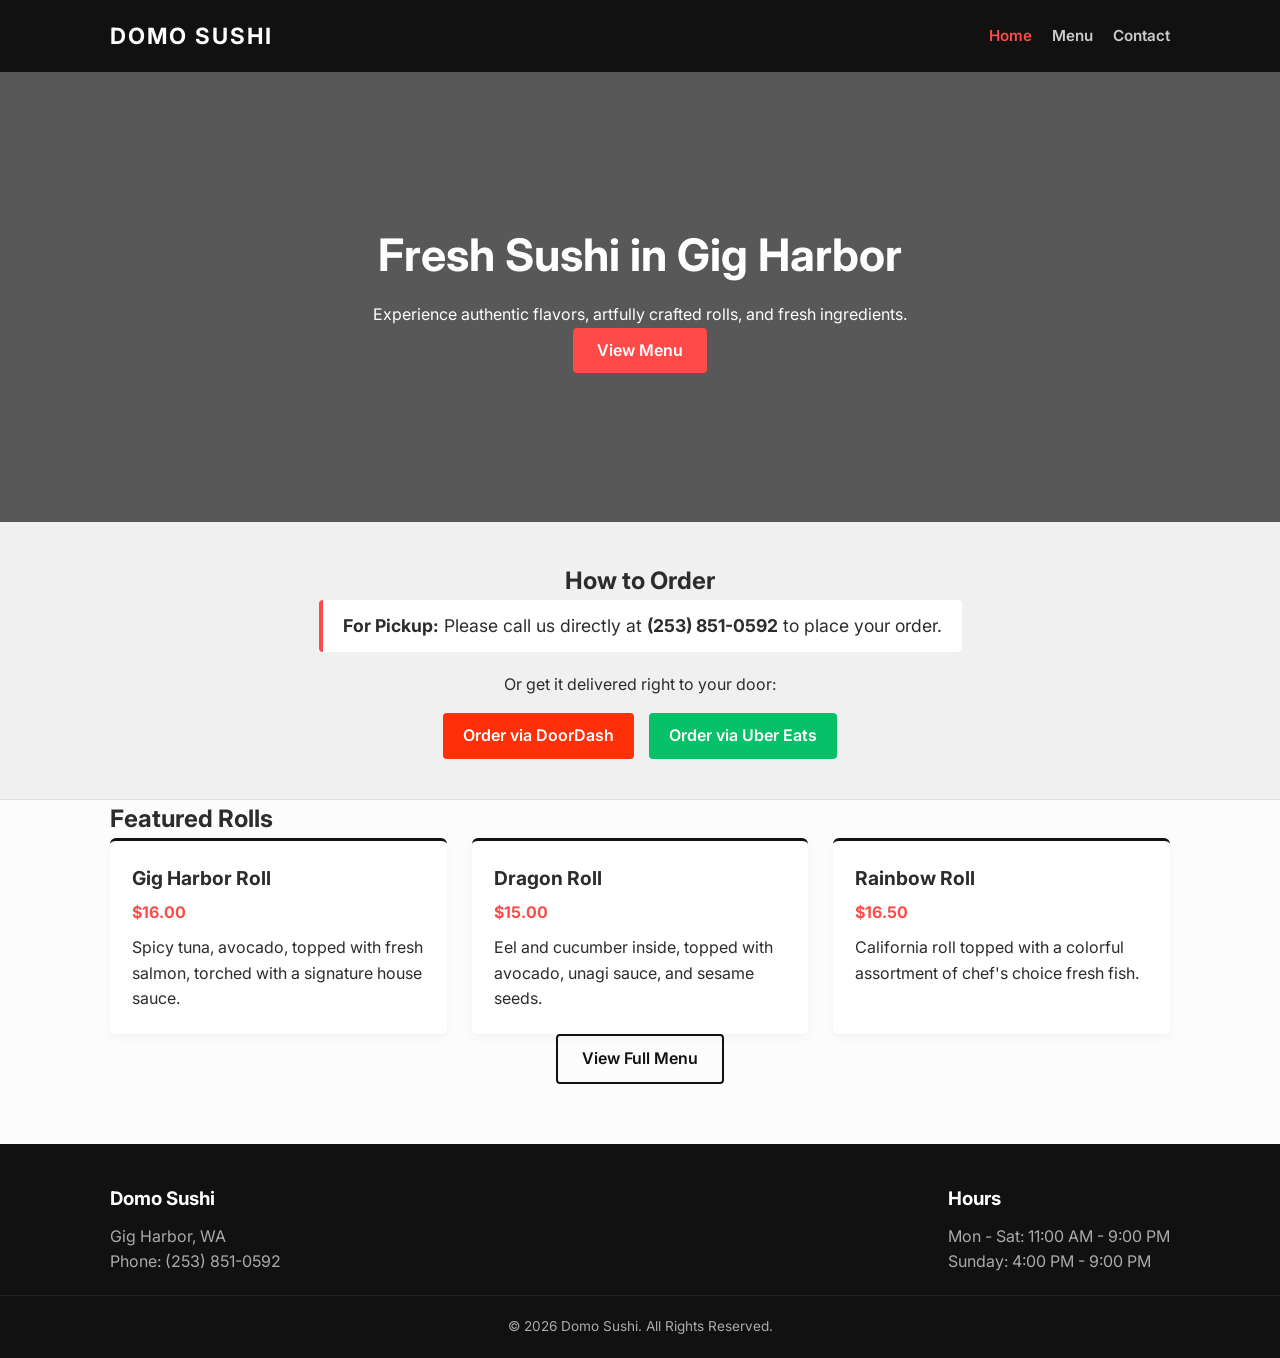
<file: index.html>
<!DOCTYPE html>
<html lang="en">
<head>
    <meta charset="UTF-8">
    <meta name="viewport" content="width=device-width, initial-scale=1.0">
    <title>Domo Sushi | Gig Harbor, WA</title>
    <link rel="stylesheet" href="style.css">
    <link rel="preconnect" href="https://fonts.googleapis.com">
    <link rel="preconnect" href="https://fonts.gstatic.com" crossorigin>
    <link href="https://fonts.googleapis.com/css2?family=Inter:wght@300;400;600;700&display=swap" rel="stylesheet">
</head>
<body>

    <header>
        <div class="container navbar">
            <div class="logo">DOMO SUSHI</div>
            <nav>
                <ul>
                    <li><a href="index.html" class="active">Home</a></li>
                    <li><a href="menu.html">Menu</a></li>
                    <li><a href="contact.html">Contact</a></li>
                </ul>
            </nav>
        </div>
    </header>

    <section class="hero">
        <div class="hero-content">
            <h1>Fresh Sushi in Gig Harbor</h1>
            <p>Experience authentic flavors, artfully crafted rolls, and fresh ingredients.</p>
            <a href="menu.html" class="btn">View Menu</a>
        </div>
    </section>

    <section class="order-section">
        <div class="container text-center">
            <h2>How to Order</h2>
            <p class="pickup-notice">
                <strong>For Pickup:</strong> Please call us directly at <strong>(253) 851-0592</strong> to place your order.
            </p>
            <div class="delivery-options">
                <p>Or get it delivered right to your door:</p>
                <div class="delivery-links">
                    <a href="https://www.doordash.com" target="_blank" class="btn-delivery doordash">Order via DoorDash</a>
                    <a href="https://www.ubereats.com" target="_blank" class="btn-delivery ubereats">Order via Uber Eats</a>
                </div>
            </div>
        </div>
    </section>

    <section class="menu-preview container">
        <h2>Featured Rolls</h2>
        <div class="grid">
            <div class="card">
                <h3>Gig Harbor Roll</h3>
                <p class="price">$16.00</p>
                <p>Spicy tuna, avocado, topped with fresh salmon, torched with a signature house sauce.</p>
            </div>
            <div class="card">
                <h3>Dragon Roll</h3>
                <p class="price">$15.00</p>
                <p>Eel and cucumber inside, topped with avocado, unagi sauce, and sesame seeds.</p>
            </div>
            <div class="card">
                <h3>Rainbow Roll</h3>
                <p class="price">$16.50</p>
                <p>California roll topped with a colorful assortment of chef's choice fresh fish.</p>
            </div>
        </div>
        <div class="text-center view-all-container">
            <a href="menu.html" class="btn-secondary">View Full Menu</a>
        </div>
    </section>

    <footer>
        <div class="container footer-grid">
            <div class="footer-info">
                <h3>Domo Sushi</h3>
                <p>Gig Harbor, WA</p>
                <p>Phone: (253) 851-0592</p>
            </div>
            <div class="footer-hours">
                <h3>Hours</h3>
                <p>Mon - Sat: 11:00 AM - 9:00 PM</p>
                <p>Sunday: 4:00 PM - 9:00 PM</p>
            </div>
        </div>
        <div class="footer-bottom">
            <p>&copy; 2026 Domo Sushi. All Rights Reserved.</p>
        </div>
    </footer>

</body>
</html>
</file>
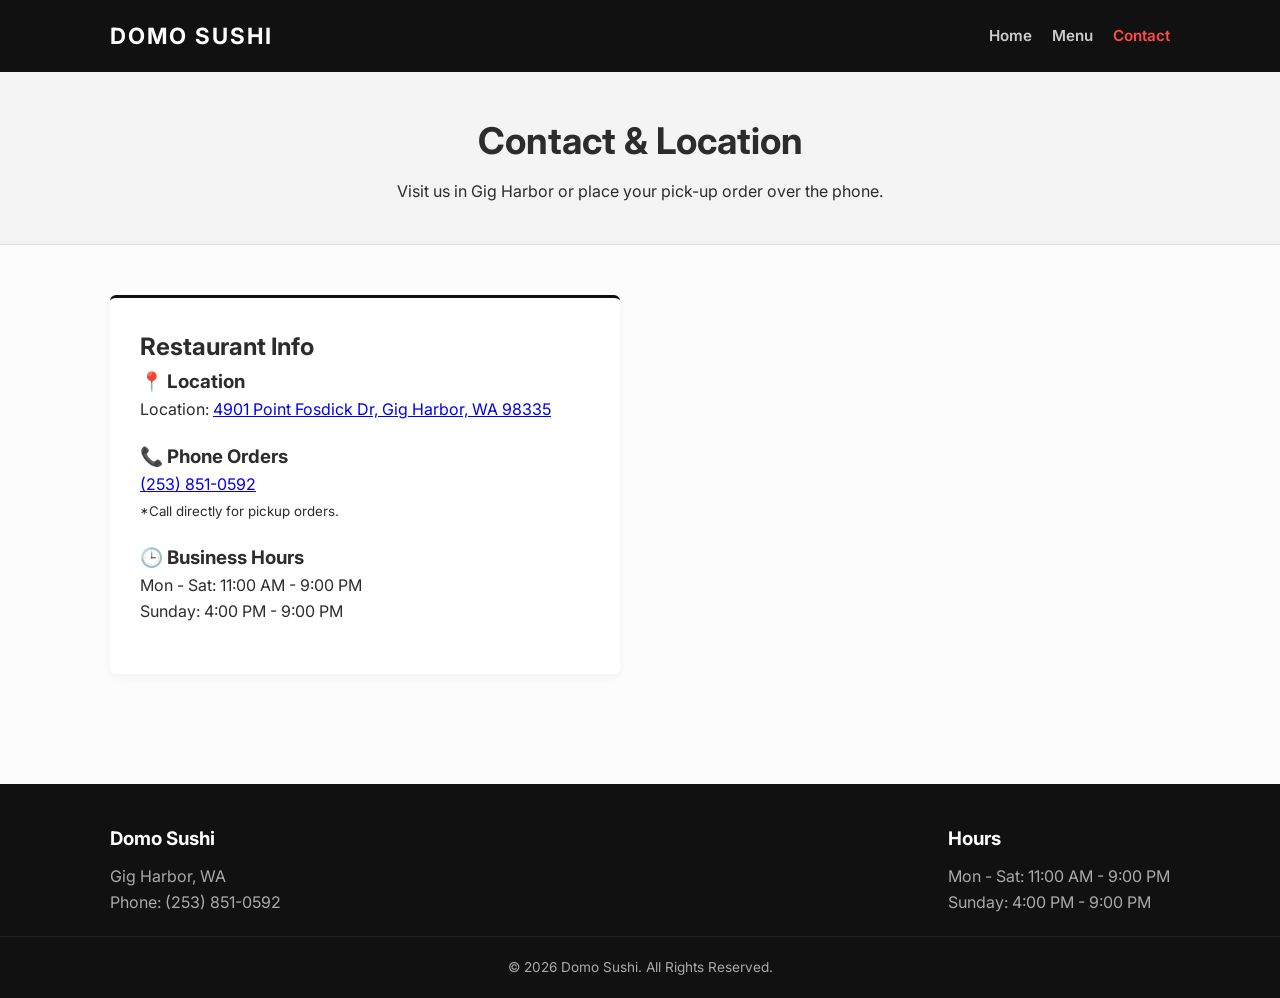
<file: contact.html>
<!DOCTYPE html>
<html lang="en">
<head>
    <meta charset="UTF-8">
    <meta name="viewport" content="width=device-width, initial-scale=1.0">
    <title>Contact Us | Domo Sushi Gig Harbor</title>
    <link rel="stylesheet" href="style.css">
    <link rel="preconnect" href="https://fonts.googleapis.com">
    <link rel="preconnect" href="https://fonts.gstatic.com" crossorigin>
    <link href="https://fonts.googleapis.com/css2?family=Inter:wght@300;400;600;700&display=swap" rel="stylesheet">
</head>
<body>

    <header>
        <div class="container navbar">
            <div class="logo">DOMO SUSHI</div>
            <nav>
                <ul>
                    <li><a href="index.html">Home</a></li>
                    <li><a href="menu.html">Menu</a></li>
                    <li><a href="contact.html" class="active">Contact</a></li>
                </ul>
            </nav>
        </div>
    </header>

    <section class="page-header text-center">
        <h1>Contact & Location</h1>
        <p>Visit us in Gig Harbor or place your pick-up order over the phone.</p>
    </section>

    <main class="container contact-container">
        <div class="contact-card info-card">
            <h2>Restaurant Info</h2>
            <div class="info-group">
                <h3>📍 Location</h3>
                <p>Location: <a href="https://www.google.com/maps/dir//Domo+Sushi+Gig+Harbor,+4901+Point+Fosdick+Dr,+Gig+Harbor,+WA+98335,+United+States/@46.9501585,-122.6004182,11701m/data=!3m1!1e3!4m8!4m7!1m0!1m5!1m1!1s0x5491acccce1b2b41:0xb28d1368f287d119!2m2!1d-122.5787507!2d47.303285?entry=ttu&g_ep=EgoyMDI2MDkxNi4wIKXMDSoASAFQAw%3D%3D" target="_blank" rel="noopener noreferrer">4901 Point Fosdick Dr, Gig Harbor, WA 98335</a></p>
            </div>
            <div class="info-group">
                <h3>📞 Phone Orders</h3>
                <p><a href="tel(253) 851-0592:" class="phone-link">(253) 851-0592</a></p>
                <small>*Call directly for pickup orders.</small>
            </div>
            <div class="info-group">
                <h3>🕒 Business Hours</h3>
                <p>Mon - Sat: 11:00 AM - 9:00 PM</p>
                <p>Sunday: 4:00 PM - 9:00 PM</p>
            </div>
        </div>
    </main>

    <footer>
        <div class="container footer-grid">
            <div class="footer-info">
                <h3>Domo Sushi</h3>
                <p>Gig Harbor, WA</p>
                <p>Phone: (253) 851-0592</p>
            </div>
            <div class="footer-hours">
                <h3>Hours</h3>
                <p>Mon - Sat: 11:00 AM - 9:00 PM</p>
                <p>Sunday: 4:00 PM - 9:00 PM</p>
            </div>
        </div>
        <div class="footer-bottom">
            <p>&copy; 2026 Domo Sushi. All Rights Reserved.</p>
        </div>
    </footer>

</body>
</html>
</file>
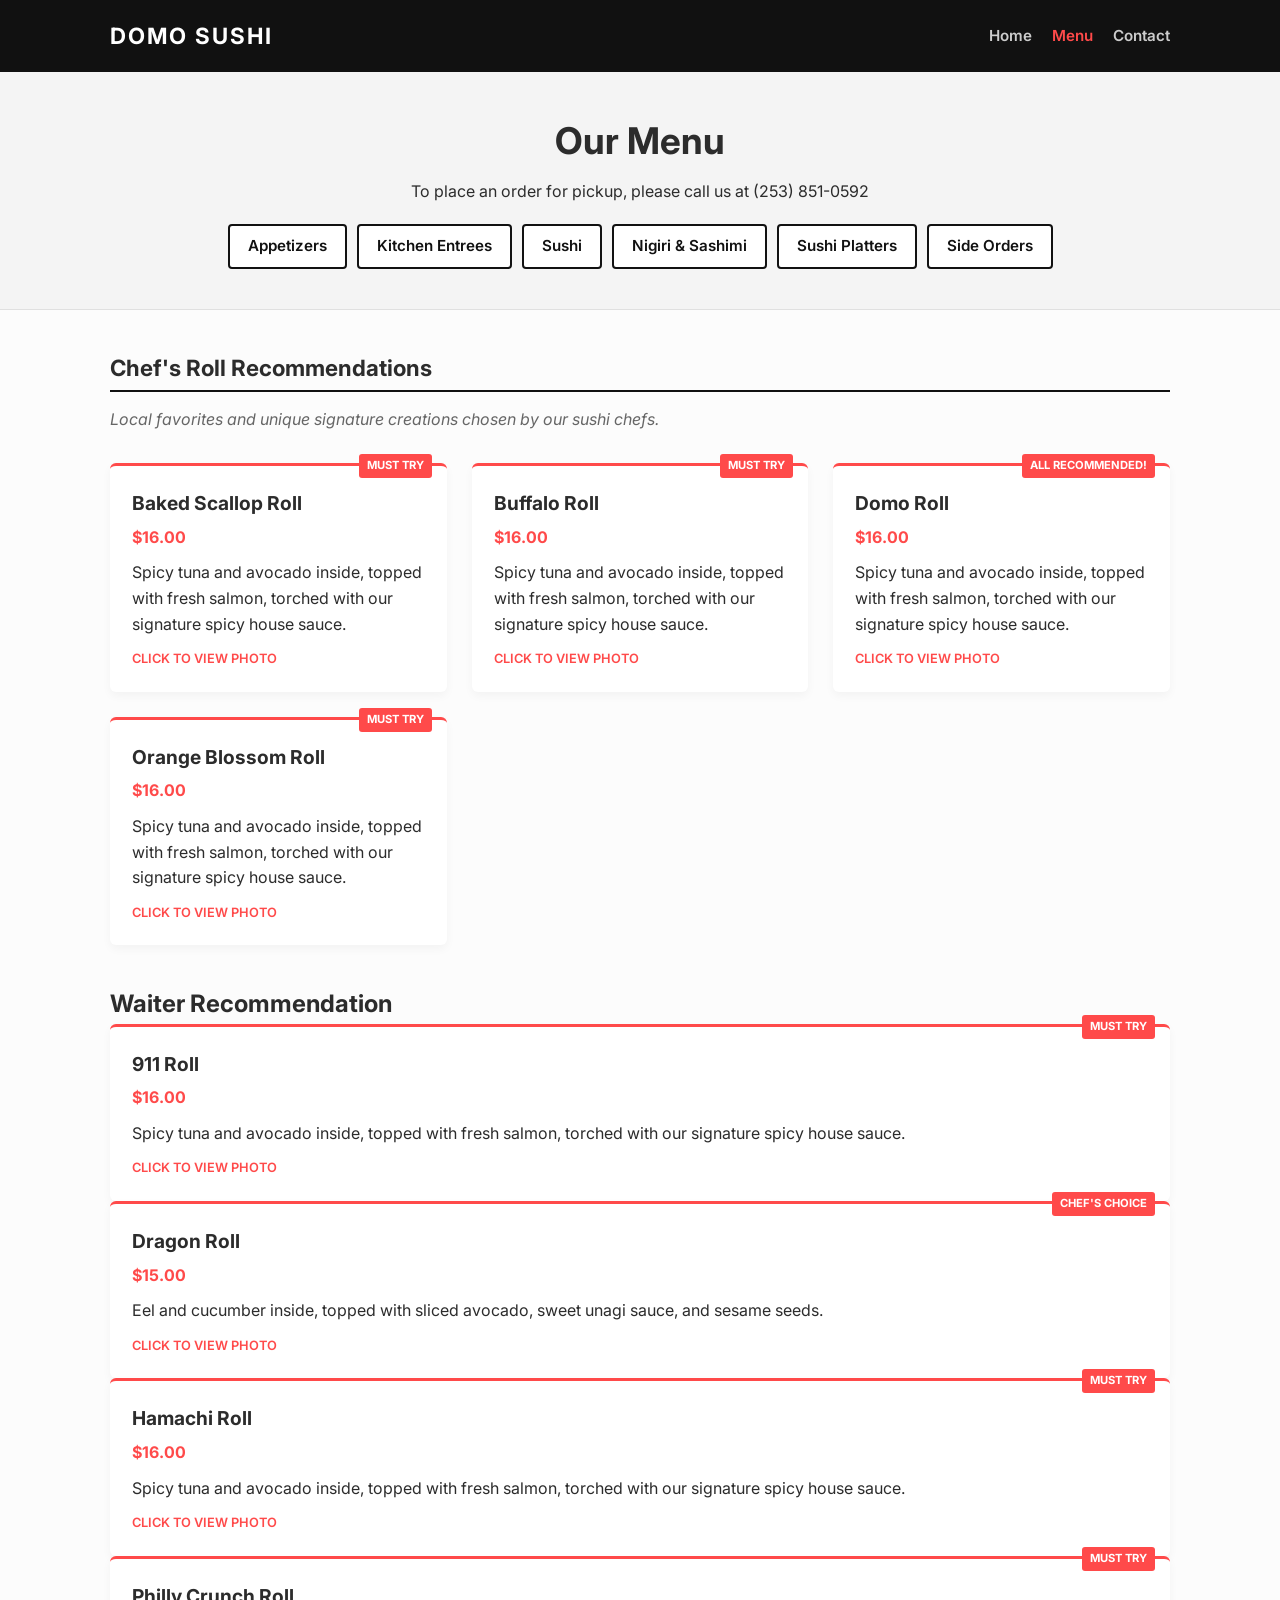
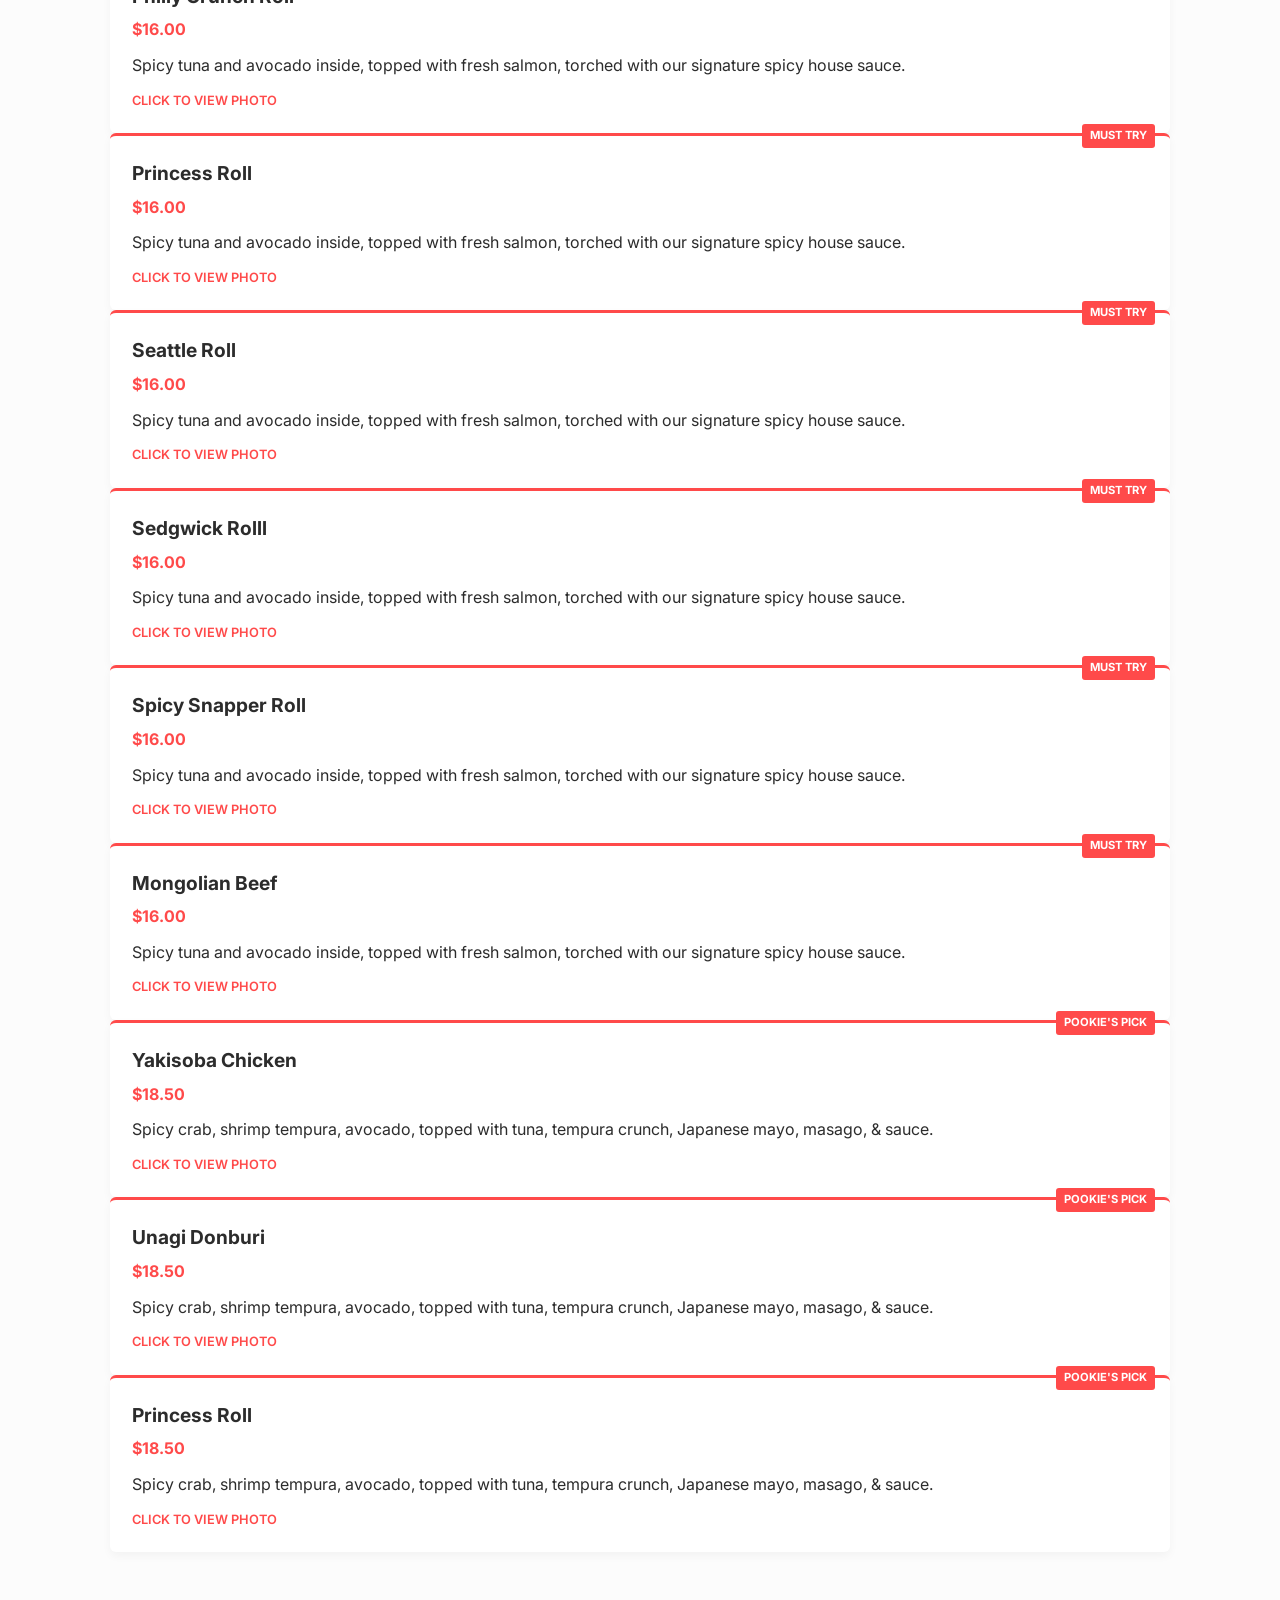
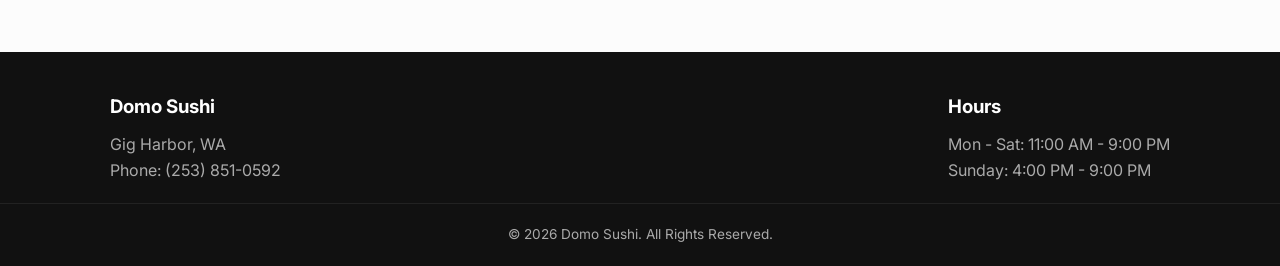
<file: menu.html>
<!DOCTYPE html>
<html lang="en">

<head>
    <meta charset="UTF-8">
    <meta name="viewport" content="width=device-width, initial-scale=1.0">
    <title>Menu | Domo Sushi Gig Harbor</title>
    <link rel="stylesheet" href="style.css">
    <script src="menuImage.js"></script>
    <link rel="preconnect" href="https://fonts.googleapis.com">
    <link rel="preconnect" href="https://fonts.gstatic.com" crossorigin>
    <link href="https://fonts.googleapis.com/css2?family=Inter:wght@300;400;600;700&display=swap" rel="stylesheet">
</head>

<body>

    <header>
        <div class="container navbar">
            <div class="logo">DOMO SUSHI</div>
            <nav>
                <ul>
                    <li><a href="index.html">Home</a></li>
                    <li><a href="menu.html" class="active">Menu</a></li>
                    <li><a href="contact.html">Contact</a></li>
                </ul>
            </nav>
        </div>
    </header>

    <section class="menu-header text-center">
        <h1>Our Menu</h1>
        <p>To place an order for pickup, please call us at (253) 851-0592</p>

        <div class="menu-tabs">
            <a href="menu/appetizer.html" class="tab-btn">Appetizers</a>
            <a href="menu/kitchen.html" class="tab-btn"> Kitchen Entrees </a>
            <a href="menu/sushi.html" class="tab-btn">Sushi</a>
            <a href="menu/nigirisashimi.html" class="tab-btn">Nigiri & Sashimi</a>
            <a href="menu/platter.html" class="tab-btn">Sushi Platters</a>
            <a href="menu/side.html" class="tab-btn">Side Orders</a>
        </div>
    </section>


    <!-- ROLL RECOMMENDATIONS -->
    <main class="container menu-container">
        <div id="recommendations" class="menu-section">
            <h3>Item Recommendations</h3>

            <h2>Owner's Recommendation</h2>

            <div class="grid">


                <div class="card recommendation-card clickable-card"
                    onclick="openLightbox('foodPictures/gig-harbor-roll.jpg', 'Gig Harbor Roll')">
                    <span class="badge">Must Try</span>
                    <h3>Rock N Roll</h3>
                    <p class="price">$16.00</p>
                    <p>Spicy tuna and avocado inside, topped with fresh salmon, torched with our signature spicy
                        house sauce.</p>
                    <span class="view-photo-hint">Click to view photo</span>
                </div>


                <div class="card recommendation-card clickable-card"
                    onclick="openLightbox('foodPictures/gig-harbor-roll.jpg', 'Gig Harbor Roll')">
                    <span class="badge">Must Try</span>
                    <h3>Spider Roll</h3>
                    <p class="price">$16.00</p>
                    <p>Spicy tuna and avocado inside, topped with fresh salmon, torched with our signature spicy
                        house sauce.</p>
                    <span class="view-photo-hint">Click to view photo</span>
                </div>


                <div class="card recommendation-card clickable-card"
                    onclick="openLightbox('foodPictures/gig-harbor-roll.jpg', 'Gig Harbor Roll')">
                    <span class="badge">Must Try</span>
                    <h3>Kalbi</h3>
                    <p class="price">$16.00</p>
                    <p>Spicy tuna and avocado inside, topped with fresh salmon, torched with our signature spicy
                        house sauce.</p>
                    <span class="view-photo-hint">Click to view photo</span>
                </div>


                <div class="card recommendation-card clickable-card"
                    onclick="openLightbox('foodPictures/gig-harbor-roll.jpg', 'Gig Harbor Roll')">
                    <span class="badge">Must Try</span>
                    <h3>Bento</h3>
                    <p class="price">$16.00</p>
                    <p>Spicy tuna and avocado inside, topped with fresh salmon, torched with our signature spicy
                        house sauce.</p>
                    <span class="view-photo-hint">Click to view photo</span>
                </div>


                <div class="card recommendation-card clickable-card"
                    onclick="openLightbox('foodPictures/gig-harbor-roll.jpg', 'Gig Harbor Roll')">
                    <span class="badge">Must Try</span>
                    <h3>Gig Harbor Roll</h3>
                    <p class="price">$16.00</p>
                    <p>Spicy tuna and avocado inside, topped with fresh salmon, torched with our signature spicy
                        house sauce.</p>
                    <span class="view-photo-hint">Click to view photo</span>
                </div>

            </div>
        </div>

        <div class="menu-category">
            <h3 class="category-title">Chef's Roll Recommendations</h3>
            <p class="menu-disclaimer">Local favorites and unique signature creations chosen by our sushi chefs.</p>
            <div class="grid">


                <div class="card recommendation-card clickable-card"
                    onclick="openLightbox('foodPictures/gig-harbor-roll.jpg', 'Gig Harbor Roll')">
                    <span class="badge">Must Try</span>
                    <h3>Baked Scallop Roll</h3>
                    <p class="price">$16.00</p>
                    <p>Spicy tuna and avocado inside, topped with fresh salmon, torched with our signature spicy
                        house sauce.</p>
                    <span class="view-photo-hint">Click to view photo</span>
                </div>

                <div class="card recommendation-card clickable-card"
                    onclick="openLightbox('foodPictures/gig-harbor-roll.jpg', 'Gig Harbor Roll')">
                    <span class="badge">Must Try</span>
                    <h3>Buffalo Roll</h3>
                    <p class="price">$16.00</p>
                    <p>Spicy tuna and avocado inside, topped with fresh salmon, torched with our signature spicy
                        house sauce.</p>
                    <span class="view-photo-hint">Click to view photo</span>
                </div>

                <div class="card recommendation-card clickable-card"
                    onclick="openLightbox('foodPictures/gig-harbor-roll.jpg', 'Gig Harbor Roll')">
                    <span class="badge">All Recommended!</span>
                    <h3>Domo Roll</h3>
                    <p class="price">$16.00</p>
                    <p>Spicy tuna and avocado inside, topped with fresh salmon, torched with our signature spicy
                        house sauce.</p>
                    <span class="view-photo-hint">Click to view photo</span>
                </div>

                <div class="card recommendation-card clickable-card"
                    onclick="openLightbox('foodPictures/gig-harbor-roll.jpg', 'Gig Harbor Roll')">
                    <span class="badge">Must Try</span>
                    <h3>Orange Blossom Roll</h3>
                    <p class="price">$16.00</p>
                    <p>Spicy tuna and avocado inside, topped with fresh salmon, torched with our signature spicy
                        house sauce.</p>
                    <span class="view-photo-hint">Click to view photo</span>
                </div>
            </div>
        </div>



        <h2>Waiter Recommendation</h2>


        <div class="card recommendation-card clickable-card"
            onclick="openLightbox('foodPictures/gig-harbor-roll.jpg', 'Gig Harbor Roll')">
            <span class="badge">Must Try</span>
            <h3>911 Roll</h3>
            <p class="price">$16.00</p>
            <p>Spicy tuna and avocado inside, topped with fresh salmon, torched with our signature spicy
                house sauce.</p>
            <span class="view-photo-hint">Click to view photo</span>
        </div>


        <div class="card recommendation-card clickable-card"
            onclick="openLightbox('foodPictures/dragon-roll.jpg', 'Dragon Roll')">
            <span class="badge">Chef's Choice</span>
            <h3>Dragon Roll</h3>
            <p class="price">$15.00</p>
            <p>Eel and cucumber inside, topped with sliced avocado, sweet unagi sauce, and sesame seeds.</p>
            <span class="view-photo-hint">Click to view photo</span>
        </div>


        <div class="card recommendation-card clickable-card"
            onclick="openLightbox('foodPictures/gig-harbor-roll.jpg', 'Gig Harbor Roll')">
            <span class="badge">Must Try</span>
            <h3>Hamachi Roll</h3>
            <p class="price">$16.00</p>
            <p>Spicy tuna and avocado inside, topped with fresh salmon, torched with our signature spicy
                house sauce.</p>
            <span class="view-photo-hint">Click to view photo</span>
        </div>


        <div class="card recommendation-card clickable-card"
            onclick="openLightbox('foodPictures/gig-harbor-roll.jpg', 'Gig Harbor Roll')">
            <span class="badge">Must Try</span>
            <h3>Philly Crunch Roll</h3>
            <p class="price">$16.00</p>
            <p>Spicy tuna and avocado inside, topped with fresh salmon, torched with our signature spicy
                house sauce.</p>
            <span class="view-photo-hint">Click to view photo</span>
        </div>


        <div class="card recommendation-card clickable-card"
            onclick="openLightbox('foodPictures/gig-harbor-roll.jpg', 'Gig Harbor Roll')">
            <span class="badge">Must Try</span>
            <h3>Princess Roll</h3>
            <p class="price">$16.00</p>
            <p>Spicy tuna and avocado inside, topped with fresh salmon, torched with our signature spicy
                house sauce.</p>
            <span class="view-photo-hint">Click to view photo</span>
        </div>


        <div class="card recommendation-card clickable-card"
            onclick="openLightbox('foodPictures/gig-harbor-roll.jpg', 'Gig Harbor Roll')">
            <span class="badge">Must Try</span>
            <h3>Seattle Roll</h3>
            <p class="price">$16.00</p>
            <p>Spicy tuna and avocado inside, topped with fresh salmon, torched with our signature spicy
                house sauce.</p>
            <span class="view-photo-hint">Click to view photo</span>
        </div>


        <div class="card recommendation-card clickable-card"
            onclick="openLightbox('foodPictures/gig-harbor-roll.jpg', 'Gig Harbor Roll')">
            <span class="badge">Must Try</span>
            <h3>Sedgwick Rolll</h3>
            <p class="price">$16.00</p>
            <p>Spicy tuna and avocado inside, topped with fresh salmon, torched with our signature spicy
                house sauce.</p>
            <span class="view-photo-hint">Click to view photo</span>
        </div>


        <div class="card recommendation-card clickable-card"
            onclick="openLightbox('foodPictures/gig-harbor-roll.jpg', 'Gig Harbor Roll')">
            <span class="badge">Must Try</span>
            <h3>Spicy Snapper Roll</h3>
            <p class="price">$16.00</p>
            <p>Spicy tuna and avocado inside, topped with fresh salmon, torched with our signature spicy
                house sauce.</p>
            <span class="view-photo-hint">Click to view photo</span>
        </div>


        <div class="card recommendation-card clickable-card"
            onclick="openLightbox('foodPictures/gig-harbor-roll.jpg', 'Gig Harbor Roll')">
            <span class="badge">Must Try</span>
            <h3>Mongolian Beef</h3>
            <p class="price">$16.00</p>
            <p>Spicy tuna and avocado inside, topped with fresh salmon, torched with our signature spicy
                house sauce.</p>
            <span class="view-photo-hint">Click to view photo</span>
        </div>


        <div class="card recommendation-card clickable-card"
            onclick="openLightbox('foodPictures/dragon-roll.jpg', 'Dragon Roll')">
            <span class="badge">Pookie's pick</span>
            <h3>Yakisoba Chicken</h3>
            <p class="price">$18.50</p>
            <p>Spicy crab, shrimp tempura, avocado, topped with tuna, tempura crunch, Japanese mayo, masago, &
                sauce.</p>
            <span class="view-photo-hint">Click to view photo</span>
        </div>


        <div class="card recommendation-card clickable-card"
            onclick="openLightbox('foodPictures/dragon-roll.jpg', 'Dragon Roll')">
            <span class="badge">Pookie's pick</span>
            <h3>Unagi Donburi</h3>
            <p class="price">$18.50</p>
            <p>Spicy crab, shrimp tempura, avocado, topped with tuna, tempura crunch, Japanese mayo, masago, &
                sauce.</p>
            <span class="view-photo-hint">Click to view photo</span>
        </div>

        <div class="card recommendation-card clickable-card"
            onclick="openLightbox('foodPictures/dragon-roll.jpg', 'Dragon Roll')">
            <span class="badge">Pookie's pick</span>
            <h3>Princess Roll</h3>
            <p class="price">$18.50</p>
            <p>Spicy crab, shrimp tempura, avocado, topped with tuna, tempura crunch, Japanese mayo, masago, &
                sauce.</p>
            <span class="view-photo-hint">Click to view photo</span>
        </div>
    </main>
 
    <footer>
        <div class="container footer-grid">
            <div class="footer-info">
                <h3>Domo Sushi</h3>
                <p>Gig Harbor, WA</p>
                <p>Phone: (253) 851-0592</p>
            </div>
            <div class="footer-hours">
                <h3>Hours</h3>
                <p>Mon - Sat: 11:00 AM - 9:00 PM</p>
                <p>Sunday: 4:00 PM - 9:00 PM</p>
            </div>
        </div>
        <div class="footer-bottom">
            <p>&copy; 2026 Domo Sushi. All Rights Reserved.</p>
        </div>
    </footer>

    <!-- Image Lightbox Modal Overlay -->
    <div id="menu-lightbox" class="lightbox" onclick="closeLightbox()">
        <span class="close-lightbox">&times;</span>
        <img class="lightbox-content" id="lightbox-img" alt="Menu Item Preview">
        <div id="lightbox-caption"></div>
    </div>


</body>

</html>
</file>
<file: style.css>
/* Reset & Base Styles */
* {
    margin: 0;
    padding: 0;
    box-sizing: border-box;
}

body {
    font-family: 'Inter', sans-serif;
    color: #2c2c2c;
    line-height: 1.6;
    background-color: #fcfcfc;
}

.container {
    max-width: 1100px;
    margin: 0 auto;
    padding: 0 20px;
}

.text-center {
    text-align: center;
}

/* Navigation Header */
header {
    background-color: #111111;
    position: sticky;
    top: 0;
    z-index: 1000;
}

.navbar {
    display: flex;
    justify-content: space-between;
    align-items: center;
    padding: 18px 20px;
}

.logo {
    color: #ffffff;
    font-size: 1.4rem;
    font-weight: 700;
    letter-spacing: 2px;
}

nav ul {
    display: flex;
    list-style: none;
    gap: 20px;
}

nav ul li a {
    color: #cccccc;
    text-decoration: none;
    font-size: 0.95rem;
    font-weight: 600;
    transition: color 0.2s ease;
}

nav ul li a:hover,
nav ul li a.active {
    color: #ff4a4a;
}

/* Page Headers & Hero */
.hero {
    background: linear-gradient(rgba(0, 0, 0, 0.65), rgba(0, 0, 0, 0.65)),
        url('https://images.unsplash.com/photo-1579871494447-9811cf80d66c?q=80&w=1200') no-repeat center center/cover;
    height: 50vh;
    display: flex;
    justify-content: center;
    align-items: center;
    text-align: center;
    color: #ffffff;
}

.hero-content h1 {
    font-size: 2.8rem;
    margin-bottom: 10px;
}

.page-header,
.menu-header {
    background-color: #f4f4f4;
    padding: 40px 20px;
    border-bottom: 1px solid #e0e0e0;
}

.page-header h1,
.menu-header h1 {
    font-size: 2.3rem;
    margin-bottom: 8px;
}

/* Order Notice Section */
.order-section {
    background-color: #f0f0f0;
    padding: 40px 20px;
    border-bottom: 1px solid #e0e0e0;
}

.pickup-notice {
    font-size: 1.1rem;
    margin-bottom: 20px;
    background: #ffffff;
    display: inline-block;
    padding: 12px 20px;
    border-radius: 4px;
    border-left: 4px solid #ff4a4a;
}

.delivery-links {
    display: flex;
    justify-content: center;
    gap: 15px;
    margin-top: 15px;
    flex-wrap: wrap;
}

.btn-delivery {
    padding: 10px 20px;
    text-decoration: none;
    color: #ffffff;
    font-weight: 600;
    border-radius: 4px;
}

.doordash {
    background-color: #ff3008;
}

.ubereats {
    background-color: #06c167;
}

/* Menu Tabs */
.menu-tabs {
    margin-top: 20px;
    display: flex;
    justify-content: center;
    gap: 10px;
    flex-wrap: wrap;
}


.tab-btn {
    background-color: #ffffff;
    border: 2px solid #111111;
    color: #111111;
    padding: 8px 18px;
    font-size: 0.95rem;
    font-weight: 600;
    cursor: pointer;
    border-radius: 4px;
    transition: all 0.2s ease;
    text-decoration: none;
}

.tab-btn:hover,
.tab-btn.active {
    background-color: #111111;
    color: #ffffff;
}

.menu-container {
    padding: 40px 20px;
    min-height: 400px;
}

.menu-section {
    display: none;
}

.menu-section.active-section {
    display: block;
}

.menu-section>h2 {
    font-size: 2rem;
    margin-bottom: 10px;
}

.menu-hint,
.menu-disclaimer {
    color: #666666;
    font-style: italic;
    margin-bottom: 30px;
}

/* Category Containers & Grid Layout */
.menu-category {
    margin-bottom: 40px;
}

.category-title {
    font-size: 1.4rem;
    margin-bottom: 15px;
    border-bottom: 2px solid #111111;
    padding-bottom: 5px;
}

.grid {
    display: grid;
    grid-template-columns: repeat(auto-fit, minmax(280px, 1fr));
    gap: 25px;
}

/*Nigiri and Sashami grid */

.nigiri-sashimi-grid {
    display: grid;
    grid-template-columns: repeat(2, 1fr);
    gap: 25px;
}


.card {
    background: #ffffff;
    padding: 22px;
    border-radius: 6px;
    box-shadow: 0 4px 10px rgba(0, 0, 0, 0.04);
    border-top: 3px solid #111111;
    display: flex;
    flex-direction: column;
}

.card h3 {
    font-size: 1.2rem;
    margin-bottom: 6px;
}

.price {
    color: #ff4a4a;
    font-weight: 700;
    margin-bottom: 10px;
}

.clickable-card {
    cursor: pointer;
    transition: transform 0.2s ease, box-shadow 0.2s ease;
}

.clickable-card:hover {
    transform: translateY(-4px);
    box-shadow: 0 8px 16px rgba(0, 0, 0, 0.08);
}

.card h3 {
    font-size: 1.2rem;
    margin-bottom: 6px;
}

.price {
    color: #ff4a4a;
    font-weight: 700;
    margin-bottom: 10px;
}

.view-photo-hint {
    margin-top: 12px;
    font-size: 0.8rem;
    color: #ff4a4a;
    font-weight: 600;
    text-transform: uppercase;
}

.recommendation-card {
    position: relative;
    border-top: 3px solid #ff4a4a;
}

.badge {
    position: absolute;
    top: -12px;
    right: 15px;
    background-color: #ff4a4a;
    color: #ffffff;
    font-size: 0.7rem;
    font-weight: 700;
    text-transform: uppercase;
    padding: 3px 8px;
    border-radius: 3px;
}

/* Buttons */
.btn,
.btn-secondary {
    display: inline-block;
    padding: 10px 24px;
    text-decoration: none;
    font-weight: 600;
    border-radius: 4px;
    cursor: pointer;
}

.btn {
    background-color: #ff4a4a;
    color: #ffffff;
    border: none;
}

.btn-secondary {
    border: 2px solid #111111;
    color: #111111;
}

/* Contact Page Layout */
.contact-container {
    display: grid;
    grid-template-columns: 1fr 1fr;
    gap: 40px;
    padding: 50px 20px;
}

.contact-card {
    background: #ffffff;
    padding: 30px;
    border-radius: 6px;
    box-shadow: 0 4px 10px rgba(0, 0, 0, 0.04);
    border-top: 3px solid #111111;
}

.info-group {
    margin-bottom: 20px;
}

.form-group {
    margin-bottom: 15px;
}

.form-group label {
    display: block;
    font-size: 0.9rem;
    font-weight: 600;
    margin-bottom: 5px;
}

.form-group input,
.form-group textarea {
    width: 100%;
    padding: 10px;
    border: 1px solid #cccccc;
    border-radius: 4px;
}

.btn-submit {
    width: 100%;
}

/* Image Lightbox Modal */
.lightbox {
    display: none;
    position: fixed;
    z-index: 2000;
    left: 0;
    top: 0;
    width: 100%;
    height: 100%;
    background-color: rgba(0, 0, 0, 0.85);
    justify-content: center;
    align-items: center;
    flex-direction: column;
    padding: 20px;
}

.lightbox-content {
    max-width: 90%;
    max-height: 70vh;
    border-radius: 4px;
    object-fit: cover;
}

#lightbox-caption {
    margin-top: 15px;
    color: #ffffff;
    font-size: 1.2rem;
    font-weight: 600;
}

.close-lightbox {
    position: absolute;
    top: 20px;
    right: 30px;
    color: #ffffff;
    font-size: 40px;
    font-weight: bold;
    cursor: pointer;
}

/* Footer */
footer {
    background-color: #111111;
    color: #aaaaaa;
    padding: 40px 0 20px 0;
    margin-top: 60px;
}

.footer-grid {
    display: flex;
    justify-content: space-between;
    flex-wrap: wrap;
    gap: 20px;
    margin-bottom: 20px;
}


.footer-info h3,
.footer-hours h3 {
    color: #ffffff;
    margin-bottom: 10px;
}

.footer-bottom {
    text-align: center;
    border-top: 1px solid #222222;
    padding-top: 20px;
    font-size: 0.85rem;
}

@media (max-width: 768px) {
    .navbar {
        flex-direction: column;
        gap: 12px;
    }

    .contact-container {
        grid-template-columns: 1fr;
    }

    .footer-grid {
        flex-direction: column;
        text-align: center;
    }
}
</file>
